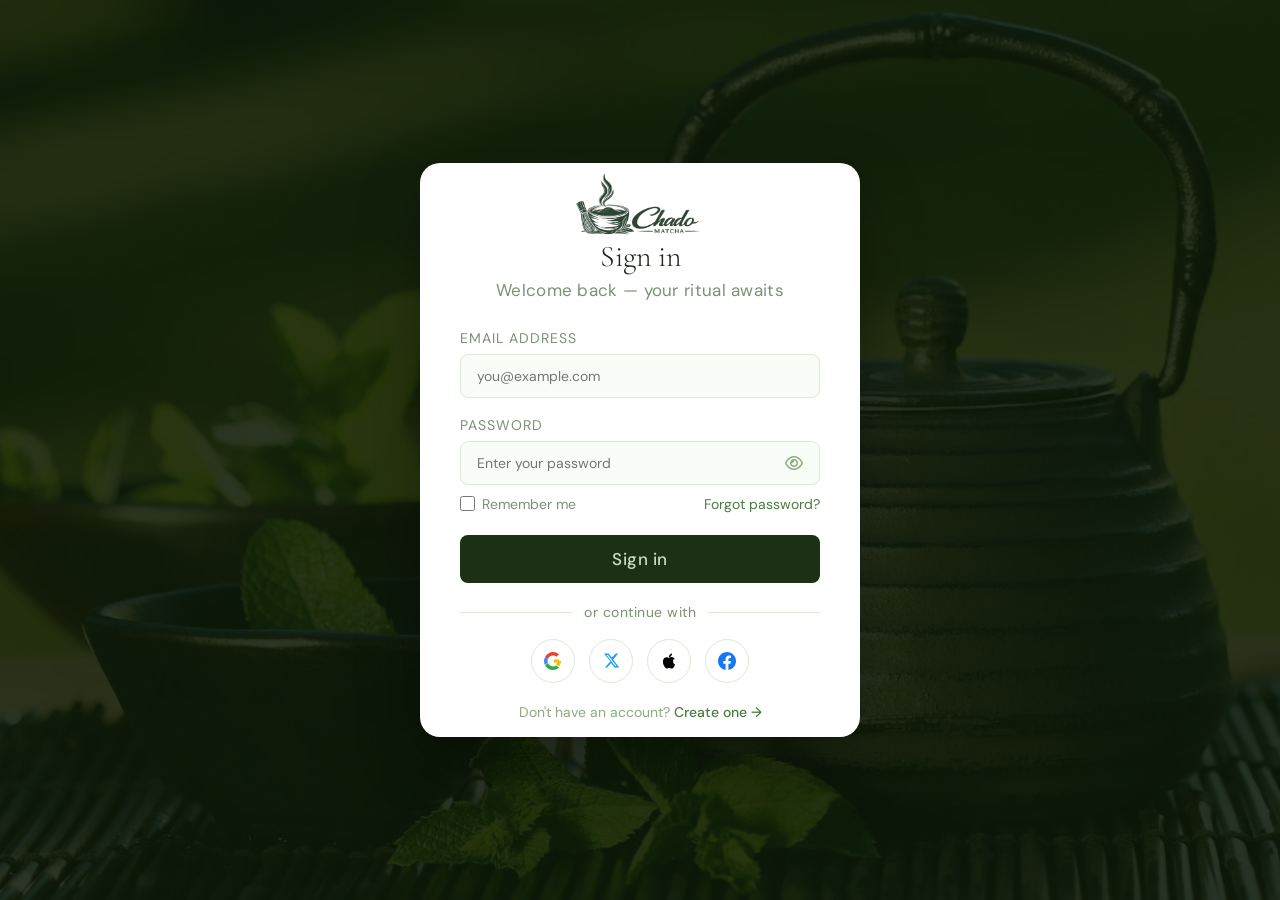
<file: login.html>
<!DOCTYPE html>
<html lang="en" dir="ltr">
<head>
<meta charset="UTF-8"/>
<meta name="viewport" content="width=device-width, initial-scale=1.0"/>
<title>Login — Chado Matcha</title>
  <link rel="icon" type="image/png" href="images/chado-logo.png">
<link href="https://fonts.googleapis.com/css2?family=Cormorant+Garamond:ital,wght@0,300;0,400;0,600;1,300;1,400&family=DM+Sans:wght@300;400;500&display=swap" rel="stylesheet">
<link rel="stylesheet" href="https://cdnjs.cloudflare.com/ajax/libs/font-awesome/6.5.0/css/all.min.css">
<script>(function(){var t=localStorage.getItem("chado-theme"),d=localStorage.getItem("chado-dir");if(t==="dark")document.documentElement.setAttribute("data-theme","dark");if(d==="rtl")document.documentElement.setAttribute("dir","rtl");})()</script>
<style>
*{margin:0;padding:0;box-sizing:border-box;}
:root{
  --green-deep:#1c3016;--green-mid:#2e5026;--sage:#8aac7e;--sage-pale:#c8dfc2;
  --cream:#f5f2eb;--text-dark:#1c2419;--text-muted:#7a9175;--border:#dde8d8;
}
html,body{height:100%;font-family:'DM Sans',sans-serif;}
body{
  background:#0d1a09;
  min-height:60vh;
  display:flex;align-items:center;justify-content:center;
  padding:24px 16px;
  position:relative;overflow:auto;
}
/* bg image overlay */
body::before{
  content:'';position:absolute;inset:0;
  background:url('images/sell1.webp') center/cover no-repeat;
  opacity:0.12;z-index:0;
}
.auth-logo img {
  width: 130px;
}
.auth-title {
  margin-top: -30px;
}
  .auth-logo {
  margin-bottom: 26px !important;
}
/* card */
.auth-card{
  position:relative;z-index:1;
  background:#fff;border-radius:20px;
  width:100%;max-width:440px;
  padding:10px 40px 16px;
  box-shadow:0 24px 64px rgba(0,0,0,0.3);

}
/* logo area */
.auth-logo{text-align:center;margin-bottom:6px;}
.auth-logo a{font-family:'Cormorant Garamond',serif;font-size:22px;font-weight:300;color:var(--green-deep);letter-spacing:3px;text-transform:uppercase;text-decoration:none;}
.auth-logo a span{font-style:italic;color:#4a7c3f;}
.auth-welcome{text-align:center;font-size:17px;color:var(--text-muted);margin-bottom:28px;letter-spacing:0.3px;}
.auth-title{font-family:'Cormorant Garamond',serif;font-size:30px;font-weight:300;color:var(--text-dark);margin-bottom:4px;text-align:center;}
.auth-subtitle{font-size:17px;color:var(--text-muted);text-align:center;margin-bottom:28px;}
/* divider after title */
.auth-divider-line{height:0.5px;background:var(--border);margin-bottom:24px;}
/* form */
.form-group{margin-bottom:18px;}
.form-label{display:block;font-size:14px;letter-spacing:1px;text-transform:uppercase;color:var(--text-muted);margin-bottom:7px;}
.form-input{width:100%;background:#f9fdf7;border:0.5px solid var(--border);border-radius:8px;padding:12px 16px;font-size:14px;font-family:'DM Sans',sans-serif;color:var(--text-dark);outline:none;transition:border-color 0.2s,box-shadow 0.2s;}
.form-input:focus{border-color:#8aac7e;box-shadow:0 0 0 3px rgba(138,172,126,0.12);}
/* password field */
.pw-wrap{position:relative;}
.pw-wrap .form-input{padding-right:44px;}
.pw-eye{position:absolute;right:13px;top:50%;transform:translateY(-50%);background:none;border:none;color:#8aac7e;cursor:pointer;font-size:16px;padding:4px;line-height:1;transition:color 0.2s;}
.pw-eye:hover{color:var(--green-deep);}
/* remember + forgot */
.pw-options{display:flex;align-items:center;justify-content:space-between;margin-top:10px;margin-bottom:22px;}
.remember{display:flex;align-items:center;gap:7px;font-size:14px;color:var(--text-muted);cursor:pointer;user-select:none;}
.remember input[type=checkbox]{width:15px;height:15px;accent-color:var(--green-deep);cursor:pointer;}
.forgot-link{font-size:14px;color:#4a7c3f;text-decoration:none;transition:color 0.2s;}
.forgot-link:hover{color:var(--green-deep);}
/* submit btn */
.btn-auth{width:100%;padding:13px;background:var(--green-deep);color:var(--sage-pale);border:none;border-radius:8px;font-size:17px;font-weight:500;cursor:pointer;font-family:'DM Sans',sans-serif;letter-spacing:0.5px;transition:background 0.25s,transform 0.2s,box-shadow 0.25s;margin-bottom:20px;}
.btn-auth:hover{background:#2e5026;transform:translateY(-2px);box-shadow:0 6px 20px rgba(28,48,22,0.25);}
/* social divider */
.social-divider{display:flex;align-items:center;gap:12px;margin-bottom:18px;}
.social-divider-line{flex:1;height:0.5px;background:var(--border);}
.social-divider-text{font-size:14px;color:var(--text-muted);letter-spacing:0.5px;white-space:nowrap;}
/* social buttons */
.social-row{display:flex;justify-content:center;gap:14px;}
.social-btn{width:44px;height:44px;border-radius:50%;border:0.5px solid var(--border);background:#fff;display:flex;align-items:center;justify-content:center;cursor:pointer;font-size:17px;transition:background 0.2s,border-color 0.2s,transform 0.2s;text-decoration:none;color:inherit;}
.social-btn:hover{transform:translateY(-3px);box-shadow:0 4px 14px rgba(0,0,0,0.1);}
.social-btn.google:hover{background:#fff5f5;border-color:#ea4335;}
.social-btn.twitter:hover{background:#f0f8ff;border-color:#1da1f2;}
.social-btn.apple:hover{background:#f5f5f5;border-color:#333;}
.social-btn.facebook:hover{background:#f0f4ff;border-color:#1877f2;}
/* switch link */
.auth-switch{text-align:center;margin-top:20px;font-size:14px;color:var(--text-muted);}
.auth-switch a{color:#4a7c3f;text-decoration:none;font-weight:500;transition:color 0.2s;}
.auth-switch a:hover{color:var(--green-deep);}

/* responsive */
@media(max-width:480px){
  .auth-card{padding:32px 24px 28px;}
}
html[data-theme="dark"] body{background:#0a1208!important;}
html[data-theme="dark"] .auth-card{background:#111!important;}
html[data-theme="dark"] .auth-title,.auth-subtitle{color:#c8dfc2!important;}
html[data-theme="dark"] .form-label{color:#8aac7e!important;}
html[data-theme="dark"] .form-input{background:#000!important;color:#fff!important;border-color:#333!important;}
html[data-theme="dark"] .remember,.auth-switch{color:#8aac7e!important;}
html[data-theme="dark"] .social-btn{background:#fff!important;border-color:#333!important;}
html[data-theme="dark"] .auth-divider-line{background:#222!important;}
  html[data-theme="dark"] .auth-logo img {
  width: 130px;
  filter: brightness(0) invert(1);
}
</style>
</head>
<body>

<div class="auth-card">
  <!-- Logo + Welcome -->
  <div class="auth-logo">
    <a href="index.html">
  <img src="images/chado2-logo.png" alt="Chado Matcha Logo">
</a>
  </div>
  <div class="auth-title">Sign in</div>
  <div class="auth-welcome">Welcome back — your ritual awaits</div>
  

  
  

  <!-- Form -->
  <form>
    <div class="form-group">
      <label class="form-label">Email address</label>
      <input class="form-input" type="email" placeholder="you@example.com" autocomplete="email"/>
    </div>
    <div class="form-group">
      <label class="form-label">Password</label>
      <div class="pw-wrap">
        <input class="form-input" type="password" id="loginPw" placeholder="Enter your password" autocomplete="current-password"/>
        <button type="button" class="pw-eye" id="loginEye" onclick="togglePw('loginPw','loginEye')">
          <i class="fa-regular fa-eye" id="loginEyeIcon"></i>
        </button>
      </div>
      <div class="pw-options">
        <label class="remember">
          <input type="checkbox"/> Remember me
        </label>
        <a href="#" class="forgot-link">Forgot password?</a>
      </div>
    </div>
    <button type="submit" class="btn-auth">Sign in</button>
  </form>

  <!-- Social login -->
  <div class="social-divider">
    <div class="social-divider-line"></div>
    <span class="social-divider-text">or continue with</span>
    <div class="social-divider-line"></div>
  </div>
  <div class="social-row">
    <a href="#" class="social-btn google" title="Continue with Google">
      <svg width="18" height="18" viewBox="0 0 24 24"><path fill="#ea4335" d="M5.26 9.77A7.23 7.23 0 0 1 12 4.8c1.73 0 3.29.62 4.52 1.64l3.37-3.37A11.97 11.97 0 0 0 12 0C7.38 0 3.36 2.7 1.36 6.65l3.9 3.12Z"/><path fill="#34a853" d="M16.04 18.01A7.23 7.23 0 0 1 12 19.2c-2.99 0-5.56-1.82-6.74-4.44l-3.9 3.1C3.36 21.3 7.38 24 12 24c3.27 0 6.14-1.23 8.32-3.26l-4.28-2.73Z"/><path fill="#fbbc05" d="M19.2 12c0-.74-.07-1.46-.2-2.16H12v4.09h4.04a3.46 3.46 0 0 1-1.5 2.26l4.28 2.73C20.55 17.06 21.6 14.7 21.6 12H19.2Z" transform="translate(1.2 0)"/><path fill="#4285f4" d="M1.36 6.65A11.97 11.97 0 0 0 0 12c0 1.9.44 3.68 1.26 5.26l3.9-3.1A7.18 7.18 0 0 1 4.8 12c0-.8.14-1.57.39-2.28l-3.83-3.07Z"/></svg>
    </a>
    <a href="#" class="social-btn twitter" title="Continue with X / Twitter">
      <svg width="17" height="17" viewBox="0 0 24 24" fill="#1da1f2"><path d="M18.244 2.25h3.308l-7.227 8.26 8.502 11.24H16.17l-4.714-6.231-5.401 6.231H2.744l7.73-8.835L1.254 2.25H8.08l4.253 5.622 5.91-5.622Zm-1.161 17.52h1.833L7.084 4.126H5.117z"/></svg>
    </a>
    <a href="#" class="social-btn apple" title="Continue with Apple">
      <svg width="18" height="18" fill="var(--text)" viewBox="0 0 24 24"><path d="M18.71 19.5c-.83 1.24-1.71 2.45-3.05 2.47-1.34.03-1.77-.79-3.29-.79-1.53 0-2 .77-3.27.82-1.31.05-2.3-1.32-3.14-2.53C4.25 17 2.94 12.45 4.7 9.39c.87-1.52 2.43-2.48 4.12-2.51 1.28-.02 2.5.87 3.29.87.78 0 2.26-1.07 3.8-.91.65.03 2.47.26 3.64 1.98-.09.06-2.17 1.28-2.15 3.81.03 3.02 2.65 4.03 2.68 4.04-.03.07-.42 1.44-1.38 2.83M13 3.5c.73-.83 1.94-1.46 2.94-1.5.13 1.17-.34 2.35-1.04 3.19-.69.85-1.83 1.51-2.95 1.42-.15-1.15.41-2.35 1.05-3.11z"></path></svg>
    </a>
    <a href="#" class="social-btn facebook" title="Continue with Facebook">
      <svg width="18" height="18" viewBox="0 0 24 24" fill="#1877f2"><path d="M24 12.073C24 5.405 18.627 0 12 0S0 5.405 0 12.073C0 18.1 4.388 23.094 10.125 24v-8.437H7.078v-3.49h3.047V9.41c0-3.025 1.792-4.697 4.533-4.697 1.312 0 2.686.236 2.686.236v2.97h-1.514c-1.491 0-1.956.93-1.956 1.886v2.267h3.328l-.532 3.49h-2.796V24C19.612 23.094 24 18.1 24 12.073z"/></svg>
    </a>
  </div>

  <div class="auth-switch">
    Don't have an account? <a href="register.html">Create one →</a>
  </div>
</div>

<script>
function togglePw(inputId, btnId){
  const inp = document.getElementById(inputId);
  const ico = document.getElementById(btnId + 'Icon');
  if(inp.type === 'password'){
    inp.type = 'text';
    ico.className = 'fa-regular fa-eye-slash';
  } else {
    inp.type = 'password';
    ico.className = 'fa-regular fa-eye';
  }
}
</script>
</body>
</html>
</file>
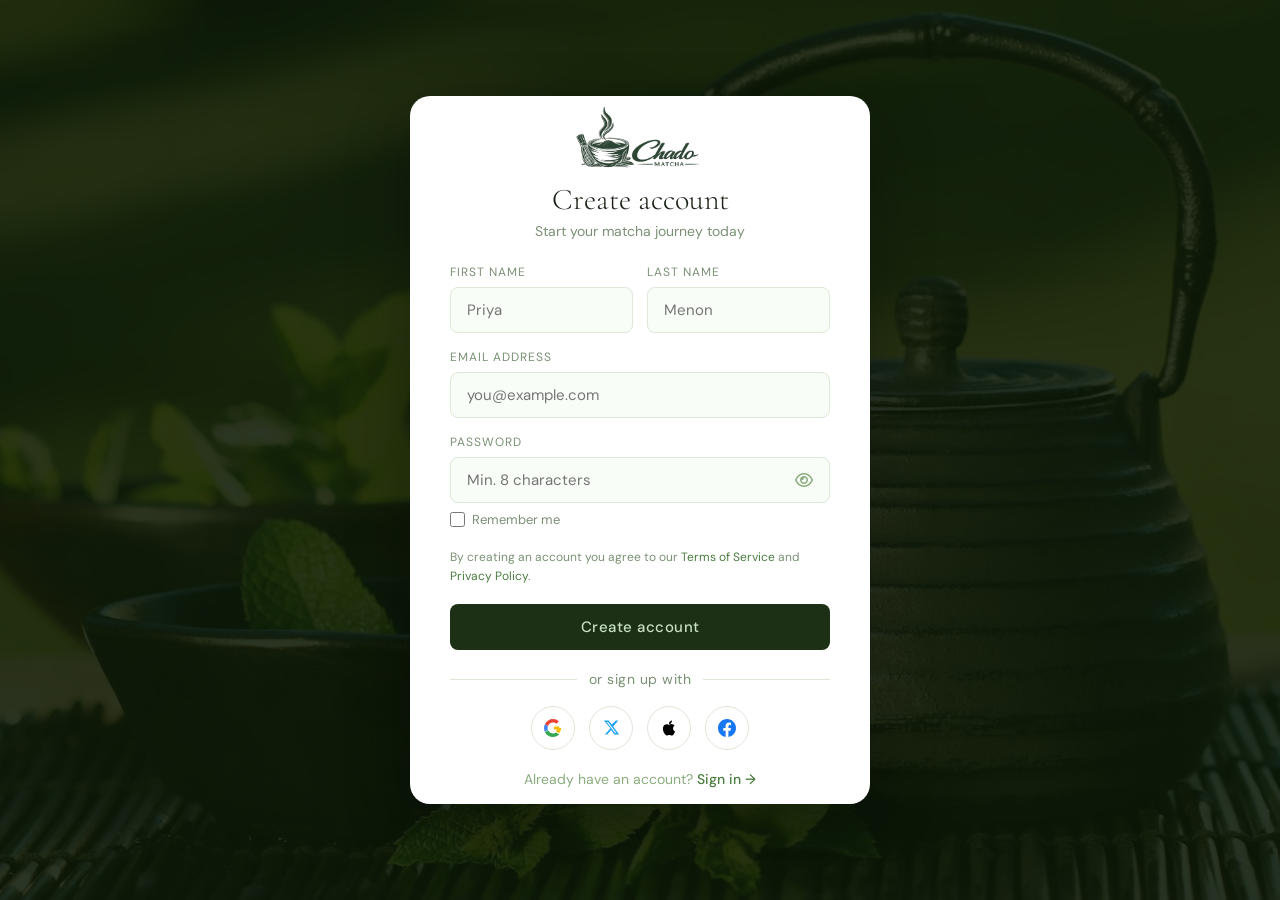
<file: register.html>
<!DOCTYPE html>
<html lang="en" dir="ltr">
<head>
<meta charset="UTF-8"/>
<meta name="viewport" content="width=device-width, initial-scale=1.0"/>
<title>Register — Chado Matcha</title>
  <link rel="icon" type="image/png" href="images/chado-logo.png">
<link href="https://fonts.googleapis.com/css2?family=Cormorant+Garamond:ital,wght@0,300;0,400;0,600;1,300;1,400&family=DM+Sans:wght@300;400;500&display=swap" rel="stylesheet">
<link rel="stylesheet" href="https://cdnjs.cloudflare.com/ajax/libs/font-awesome/6.5.0/css/all.min.css">
<script>(function(){var t=localStorage.getItem("chado-theme"),d=localStorage.getItem("chado-dir");if(t==="dark")document.documentElement.setAttribute("data-theme","dark");if(d==="rtl")document.documentElement.setAttribute("dir","rtl");})()</script>
<style>
*{margin:0;padding:0;box-sizing:border-box;}
:root{
  --green-deep:#1c3016;--green-mid:#2e5026;--sage:#8aac7e;--sage-pale:#c8dfc2;
  --cream:#f5f2eb;--text-dark:#1c2419;--text-muted:#7a9175;--border:#dde8d8;
}
html,body{height:100%;font-family:'DM Sans',sans-serif;}
body{
  background:#0d1a09;
  min-height:60vh;
  display:flex;align-items:center;justify-content:center;
  padding:24px 16px;
  position:relative;overflow:auto;
}
body::before{
  content:'';position:absolute;inset:0;
 background:url('images/sell1.webp') center/cover no-repeat;
  opacity:0.12;z-index:0;
}
/* card */
.auth-card{
  position:relative;z-index:1;
  background:#fff;border-radius:20px;
  width:100%;max-width:460px;
  padding:10px 40px 16px;
  box-shadow:0 24px 64px rgba(0,0,0,0.3);
}
/* logo */
.auth-logo{text-align:center;margin-bottom:6px;}
.auth-logo a{font-family:'Cormorant Garamond',serif;font-size:22px;font-weight:300;color:var(--green-deep);letter-spacing:3px;text-transform:uppercase;text-decoration:none;}
.auth-logo a span{font-style:italic;color:#4a7c3f;}
.auth-welcome{text-align:center;font-size:13px;color:var(--text-muted);margin-bottom:28px;letter-spacing:0.3px;}
.auth-title{font-family:'Cormorant Garamond',serif;font-size:30px;font-weight:300;color:var(--text-dark);margin-bottom:4px;text-align:center;}
.auth-subtitle{font-size:14px;color:var(--text-muted);text-align:center;margin-bottom:24px;}
.auth-divider-line{height:0.5px;background:var(--border);margin-bottom:24px;}
/* form */
.form-row{display:grid;grid-template-columns:1fr 1fr;gap:14px;}
.form-group{margin-bottom:16px;}
.form-label{display:block;font-size:12px;letter-spacing:1px;text-transform:uppercase;color:var(--text-muted);margin-bottom:7px;}
.form-input{width:100%;background:#f9fdf7;border:0.5px solid var(--border);border-radius:8px;padding:12px 16px;font-size:15px;font-family:'DM Sans',sans-serif;color:var(--text-dark);outline:none;transition:border-color 0.2s,box-shadow 0.2s;}
.form-input:focus{border-color:#8aac7e;box-shadow:0 0 0 3px rgba(138,172,126,0.12);}
/* password */
.pw-wrap{position:relative;}
.pw-wrap .form-input{padding-right:44px;}
.pw-eye{position:absolute;right:13px;top:50%;transform:translateY(-50%);background:none;border:none;color:#8aac7e;cursor:pointer;font-size:16px;padding:4px;line-height:1;transition:color 0.2s;}
.pw-eye:hover{color:var(--green-deep);}
/* strength bar */
.pw-strength{margin-top:8px;}
.pw-strength-bar{height:4px;border-radius:2px;background:var(--border);overflow:hidden;margin-bottom:4px;}
.pw-strength-fill{height:100%;border-radius:2px;width:0;transition:width 0.3s,background 0.3s;}
.pw-strength-label{font-size:11px;color:var(--text-muted);}
/* remember + options row */
.pw-options{display:flex;align-items:center;justify-content:space-between;margin-top:8px;margin-bottom:20px;}
.remember{display:flex;align-items:center;gap:7px;font-size:13px;color:var(--text-muted);cursor:pointer;user-select:none;}
.remember input[type=checkbox]{width:15px;height:15px;accent-color:var(--green-deep);cursor:pointer;}
.terms-text{font-size:12px;color:var(--text-muted);margin-bottom:18px;line-height:1.6;}
.terms-text a{color:#4a7c3f;text-decoration:none;}
.terms-text a:hover{color:var(--green-deep);}
/* btn */
.btn-auth{width:100%;padding:13px;background:var(--green-deep);color:var(--sage-pale);border:none;border-radius:8px;font-size:15px;font-weight:500;cursor:pointer;font-family:'DM Sans',sans-serif;letter-spacing:0.5px;transition:background 0.25s,transform 0.2s,box-shadow 0.25s;margin-bottom:20px;}
.btn-auth:hover{background:#2e5026;transform:translateY(-2px);box-shadow:0 6px 20px rgba(28,48,22,0.25);}
/* social */
.social-divider{display:flex;align-items:center;gap:12px;margin-bottom:18px;}
.social-divider-line{flex:1;height:0.5px;background:var(--border);}
.social-divider-text{font-size:14px;color:var(--text-muted);letter-spacing:0.5px;white-space:nowrap;}
.social-row{display:flex;justify-content:center;gap:14px;}
.social-btn{width:44px;height:44px;border-radius:50%;border:0.5px solid var(--border);background:#fff;display:flex;align-items:center;justify-content:center;cursor:pointer;font-size:17px;transition:background 0.2s,border-color 0.2s,transform 0.2s;text-decoration:none;color:inherit;}
.social-btn:hover{transform:translateY(-3px);box-shadow:0 4px 14px rgba(0,0,0,0.1);}
.social-btn.google:hover{background:#fff5f5;border-color:#ea4335;}
.social-btn.twitter:hover{background:#f0f8ff;border-color:#1da1f2;}
.social-btn.apple:hover{background:#f5f5f5;border-color:#333;}
.social-btn.facebook:hover{background:#f0f4ff;border-color:#1877f2;}
/* switch */
.auth-switch{text-align:center;margin-top:20px;font-size:14px;color:var(--text-muted);}
.auth-switch a{color:#4a7c3f;text-decoration:none;font-weight:500;transition:color 0.2s;}
.auth-switch a:hover{color:var(--green-deep);}

@media(max-width:480px){
  .auth-card{padding:32px 20px 28px;}
  .form-row{grid-template-columns:1fr;}
}
.auth-logo img {
  width: 130px;
}
  .auth-logo {
  margin-bottom: 26px !important;
}
.auth-title {
  margin-top: -20px;
}
html[data-theme="dark"] body{background:#0a1208!important;}
html[data-theme="dark"] .auth-card{background:#111!important;}
html[data-theme="dark"] .auth-title{color:#c8dfc2!important;}
html[data-theme="dark"] .form-label{color:#8aac7e!important;}
html[data-theme="dark"] .form-input{background:#000!important;color:#fff!important;border-color:#333!important;}
html[data-theme="dark"] .remember,.auth-switch{color:#8aac7e!important;}
html[data-theme="dark"] .social-btn{background:#fff!important;border-color:#333!important;}
html[data-theme="dark"] .auth-divider-line{background:#222!important;}
 html[data-theme="dark"] .auth-logo img {
  width: 130px;
  filter: brightness(0) invert(1);
}
</style>
</head>
<body>

<div class="auth-card">
  <!-- Logo + Welcome -->
  <div class="auth-logo">
    <a href="index.html">
  <img src="images/chado2-logo.png" alt="Chado Matcha Logo">
</a>
  </div>
  
 

  <div class="auth-title">Create account</div>
  <div class="auth-subtitle">Start your matcha journey today</div>

  <!-- Form -->
  <form>
    <div class="form-row">
      <div class="form-group">
        <label class="form-label">First name</label>
        <input class="form-input" type="text" placeholder="Priya" autocomplete="given-name"/>
      </div>
      <div class="form-group">
        <label class="form-label">Last name</label>
        <input class="form-input" type="text" placeholder="Menon" autocomplete="family-name"/>
      </div>
    </div>
    <div class="form-group">
      <label class="form-label">Email address</label>
      <input class="form-input" type="email" placeholder="you@example.com" autocomplete="email"/>
    </div>
    
    <div class="form-group">
      <label class="form-label">Password</label>
      <div class="pw-wrap">
        <input class="form-input" type="password" id="regPw" placeholder="Min. 8 characters" autocomplete="new-password" oninput="checkStrength(this.value)"/>
        <button type="button" class="pw-eye" id="regEye" onclick="togglePw('regPw','regEye')">
          <i class="fa-regular fa-eye" id="regEyeIcon"></i>
        </button>
      </div>
      
      <div class="pw-options">
        <label class="remember">
          <input type="checkbox"/> Remember me
        </label>
      </div>
    </div>
    
    <div class="terms-text" style="margin-top:12px;margin-bottom:18px;">
      By creating an account you agree to our <a href="#">Terms of Service</a> and <a href="#">Privacy Policy</a>.
    </div>
    <button type="submit" class="btn-auth">Create account</button>
  </form>

  <!-- Social signup -->
  <div class="social-divider">
    <div class="social-divider-line"></div>
    <span class="social-divider-text">or sign up with</span>
    <div class="social-divider-line"></div>
  </div>
  <div class="social-row">
    <a href="#" class="social-btn google" title="Continue with Google">
      <svg width="18" height="18" viewBox="0 0 24 24"><path fill="#ea4335" d="M5.26 9.77A7.23 7.23 0 0 1 12 4.8c1.73 0 3.29.62 4.52 1.64l3.37-3.37A11.97 11.97 0 0 0 12 0C7.38 0 3.36 2.7 1.36 6.65l3.9 3.12Z"/><path fill="#34a853" d="M16.04 18.01A7.23 7.23 0 0 1 12 19.2c-2.99 0-5.56-1.82-6.74-4.44l-3.9 3.1C3.36 21.3 7.38 24 12 24c3.27 0 6.14-1.23 8.32-3.26l-4.28-2.73Z"/><path fill="#fbbc05" d="M19.2 12c0-.74-.07-1.46-.2-2.16H12v4.09h4.04a3.46 3.46 0 0 1-1.5 2.26l4.28 2.73C20.55 17.06 21.6 14.7 21.6 12H19.2Z" transform="translate(1.2 0)"/><path fill="#4285f4" d="M1.36 6.65A11.97 11.97 0 0 0 0 12c0 1.9.44 3.68 1.26 5.26l3.9-3.1A7.18 7.18 0 0 1 4.8 12c0-.8.14-1.57.39-2.28l-3.83-3.07Z"/></svg>
    </a>
    <a href="#" class="social-btn twitter" title="Continue with X / Twitter">
      <svg width="17" height="17" viewBox="0 0 24 24" fill="#1da1f2"><path d="M18.244 2.25h3.308l-7.227 8.26 8.502 11.24H16.17l-4.714-6.231-5.401 6.231H2.744l7.73-8.835L1.254 2.25H8.08l4.253 5.622 5.91-5.622Zm-1.161 17.52h1.833L7.084 4.126H5.117z"/></svg>
    </a>
    <a href="#" class="social-btn apple" title="Continue with Apple">
      <svg width="18" height="18" fill="var(--text)" viewBox="0 0 24 24"><path d="M18.71 19.5c-.83 1.24-1.71 2.45-3.05 2.47-1.34.03-1.77-.79-3.29-.79-1.53 0-2 .77-3.27.82-1.31.05-2.3-1.32-3.14-2.53C4.25 17 2.94 12.45 4.7 9.39c.87-1.52 2.43-2.48 4.12-2.51 1.28-.02 2.5.87 3.29.87.78 0 2.26-1.07 3.8-.91.65.03 2.47.26 3.64 1.98-.09.06-2.17 1.28-2.15 3.81.03 3.02 2.65 4.03 2.68 4.04-.03.07-.42 1.44-1.38 2.83M13 3.5c.73-.83 1.94-1.46 2.94-1.5.13 1.17-.34 2.35-1.04 3.19-.69.85-1.83 1.51-2.95 1.42-.15-1.15.41-2.35 1.05-3.11z"></path></svg>
    </a>
    <a href="#" class="social-btn facebook" title="Continue with Facebook">
      <svg width="18" height="18" viewBox="0 0 24 24" fill="#1877f2"><path d="M24 12.073C24 5.405 18.627 0 12 0S0 5.405 0 12.073C0 18.1 4.388 23.094 10.125 24v-8.437H7.078v-3.49h3.047V9.41c0-3.025 1.792-4.697 4.533-4.697 1.312 0 2.686.236 2.686.236v2.97h-1.514c-1.491 0-1.956.93-1.956 1.886v2.267h3.328l-.532 3.49h-2.796V24C19.612 23.094 24 18.1 24 12.073z"/></svg>
    </a>
  </div>

  <div class="auth-switch">
    Already have an account? <a href="login.html">Sign in →</a>
  </div>
</div>

<script>
function togglePw(inputId, btnId){
  const inp = document.getElementById(inputId);
  const ico = document.getElementById(btnId + 'Icon');
  if(inp.type === 'password'){
    inp.type = 'text';
    ico.className = 'fa-regular fa-eye-slash';
  } else {
    inp.type = 'password';
    ico.className = 'fa-regular fa-eye';
  }
}
function checkStrength(val){
  const fill  = document.getElementById('strengthFill');
  const label = document.getElementById('strengthLabel');
  if(!val){ fill.style.width='0'; label.textContent=''; return; }
  let score = 0;
  if(val.length >= 8)  score++;
  if(/[A-Z]/.test(val)) score++;
  if(/[0-9]/.test(val)) score++;
  if(/[^A-Za-z0-9]/.test(val)) score++;
  const levels = [
    {w:'20%', bg:'#e74c3c', txt:'Weak'},
    {w:'45%', bg:'#e67e22', txt:'Fair'},
    {w:'70%', bg:'#f1c40f', txt:'Good'},
    {w:'100%',bg:'#4a7c3f', txt:'Strong'},
  ];
  const l = levels[score - 1] || levels[0];
  fill.style.width  = l.w;
  fill.style.background = l.bg;
  label.textContent = l.txt;
  label.style.color = l.bg;
}
</script>
</body>
</html>
</file>
